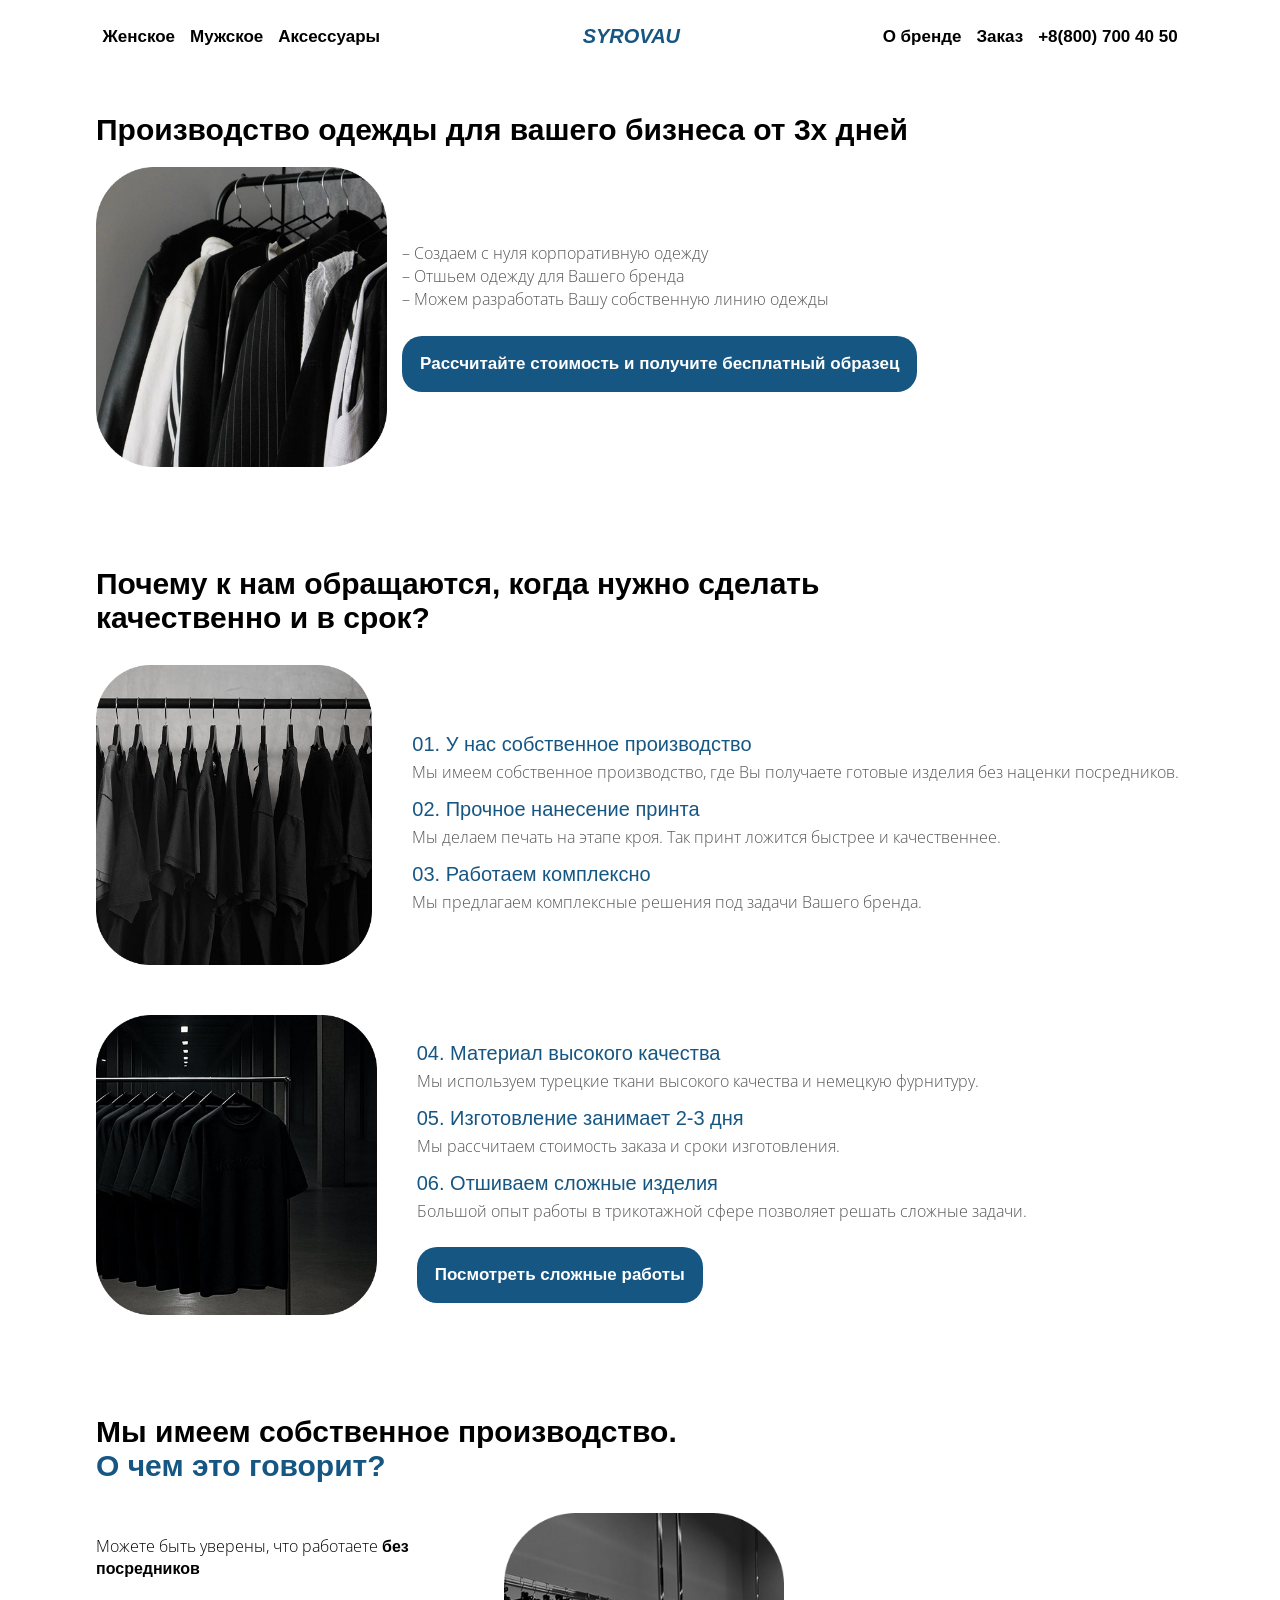
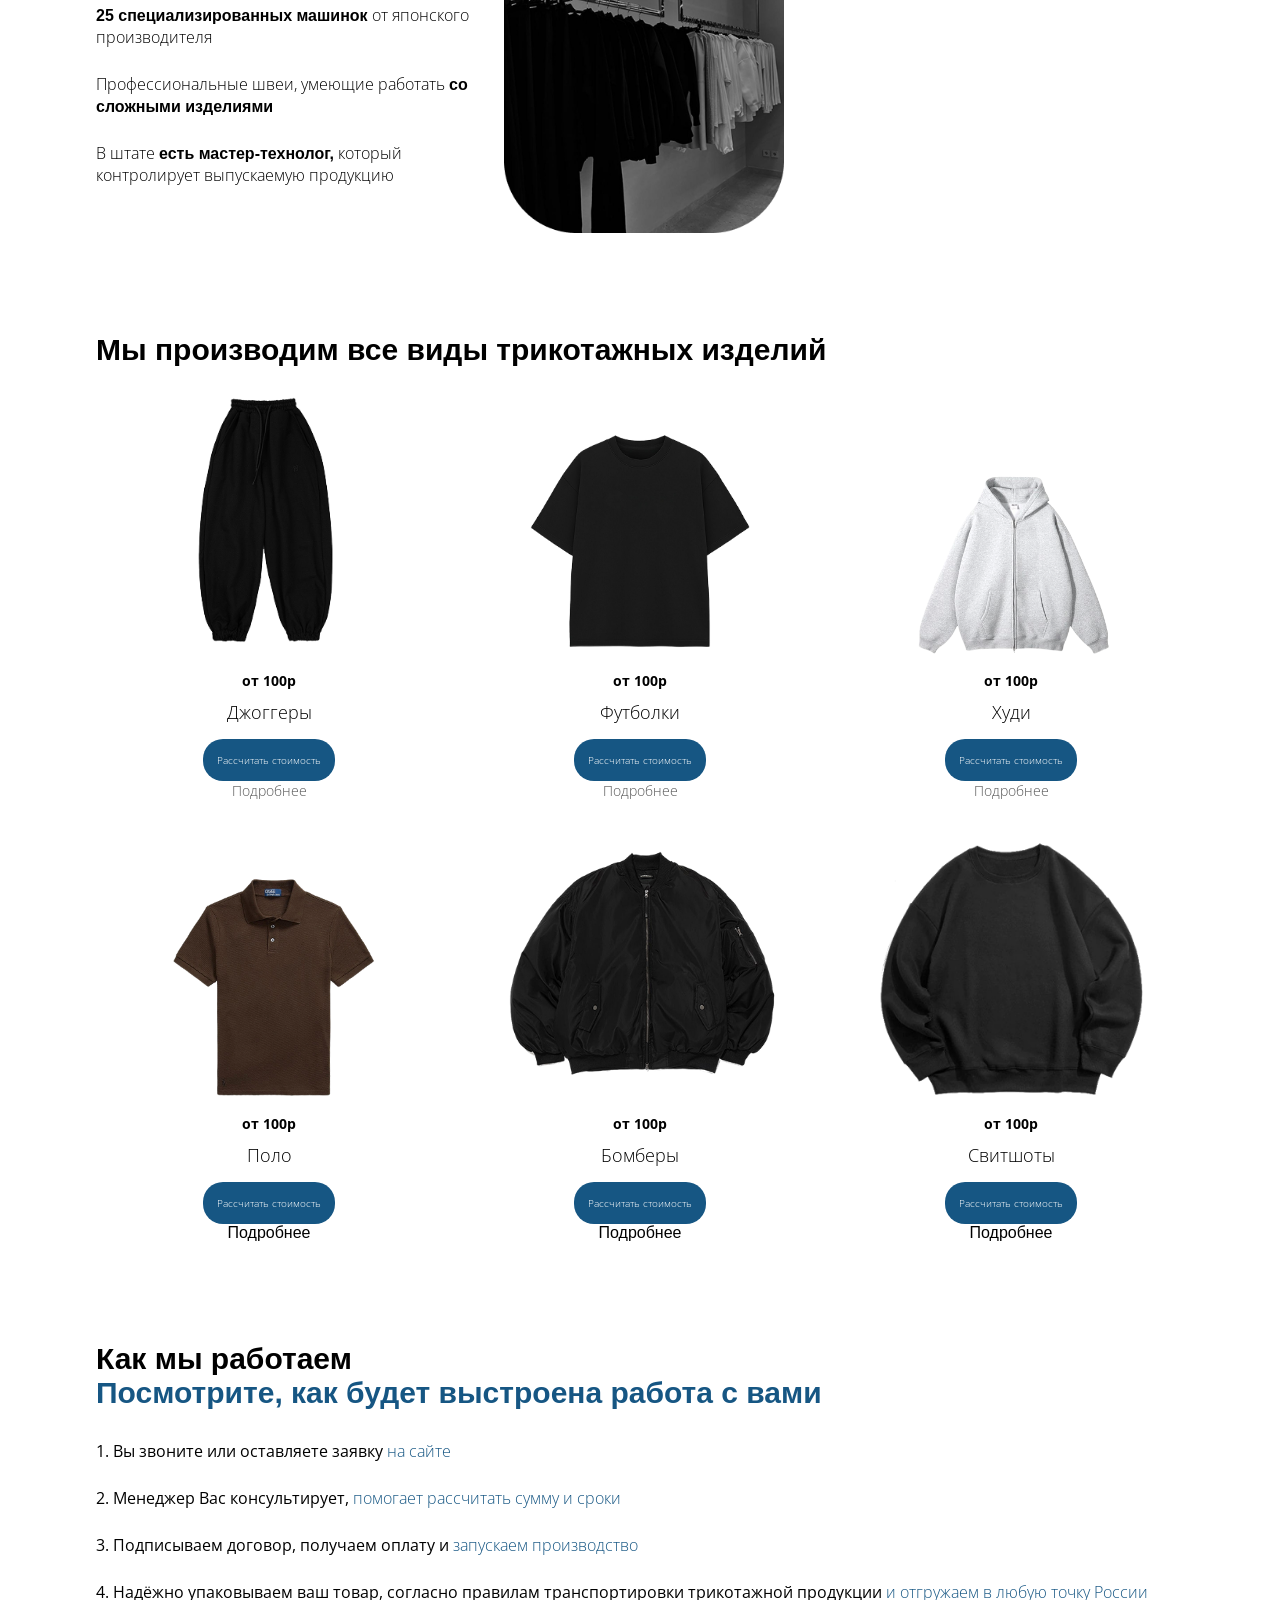
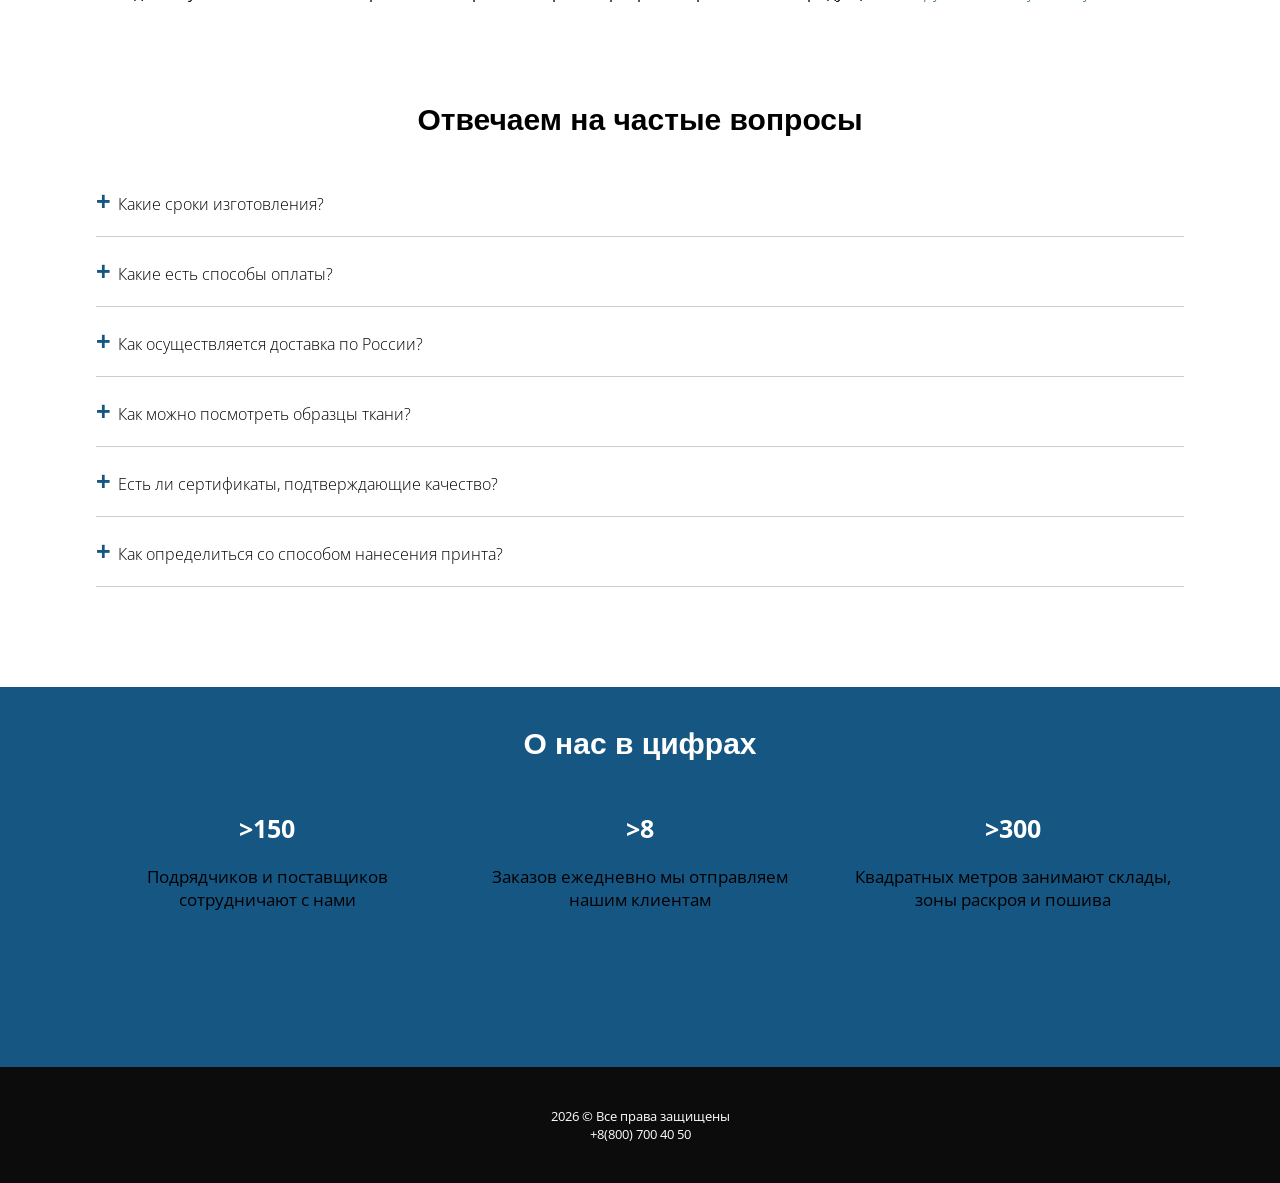
<file: index.html>
<!DOCTYPE html>
<html lang="ru">

<head>
    <meta charset="UTF-8">
    <meta name="viewport" content="width=device-width, initial-scale=1.0">
    <title>SYROVAU</title>
    <link rel="stylesheet" href="style.css">
    <link rel="preconnect" href="https://fonts.googleapis.com">
    <link href="https://fonts.googleapis.com/css2?family=Open+Sans:ital,wght@0,400;0,700;1,700&display=swap"
        rel="stylesheet">
</head>

<body>

    <header>
        <div class="menu">
            <a href="#women">Женское</a>
            <a href="#men">Мужское</a>
            <a href="#accessories">Аксессуары</a>
        </div>

        <h3 class="logo">SYROVAU</h3>

        <div class="contakt">
            <a href="#about">О бренде</a>
            <a href="#zakaz">Заказ</a>
            <p>+8(800) 700 40 50</p>
        </div>
    </header>

    <main>

    
        <section class="odin">
            <h1>Производство одежды для вашего бизнеса от 3х дней</h1>

            <div class="odinc">
                <img src="img/image 1.png" alt="">

                <div class="first-info">
                    <p>– Создаем с нуля корпоративную одежду</p>
                    <p>– Отшьем одежду для Вашего бренда</p>
                    <p>– Можем разработать Вашу собственную линию одежды</p>

                    <button>Рассчитайте стоимость и получите бесплатный образец</button>
                </div>
            </div>
        </section>


        <!--Преимущ-->
        <section class="preem" id="about">
            <h2>Почему к нам обращаются, когда нужно сделать <br> качественно и в срок?</h2>

            <div class="preemcon">
                <img src="img/image 2.png" alt="">

                <div class="aaaa">
                    <h3>01. У нас собственное производство</h3>
                    <p>Мы имеем собственное производство, где Вы получаете готовые изделия без наценки посредников.</p>

                    <h3>02. Прочное нанесение принта</h3>
                    <p>Мы делаем печать на этапе кроя. Так принт ложится быстрее и качественнее.</p>

                    <h3>03. Работаем комплексно</h3>
                    <p>Мы предлагаем комплексные решения под задачи Вашего бренда.</p>
                </div>
            </div>

            <div class="materi">
                <img src="img/image 3.png" alt="">

                <div class="materitex">
                    <h3>04. Материал высокого качества</h3>
                    <p>Мы используем турецкие ткани высокого качества и немецкую фурнитуру.</p>

                    <h3>05. Изготовление занимает 2-3 дня</h3>
                    <p>Мы рассчитаем стоимость заказа и сроки изготовления.</p>

                    <h3>06. Отшиваем сложные изделия</h3>

                    <p>Большой опыт работы в трикотажной сфере позволяет решать сложные задачи.</p>
                    <button>Посмотреть сложные работы</button>
                </div>
            </div>


        </section>


        <!--Произв-->
        <section class="produk">
            <h2>Мы имеем собственное производство.
                <br>
                <span>О чем это говорит?</span>
            </h2>
            <div class="produkcon">
                <img src="img/image 4.png" alt="">

                <div class="produktext">
                    <p>Можете быть уверены, что работаете <span>без посредников</span></p>
                    <p> <span> 25 специализированных машинок </span> от японского производителя</p>
                    <p>Профессиональные швеи, умеющие работать <span> со сложными изделиями </span></p>
                    <p>В штате <span> есть мастер-технолог, </span> который контролирует выпускаемую продукцию</p>
                </div>
            </div>
        </section>


        <!--Товары-->
        <section class="tovar">
            <h2>Мы производим все виды трикотажных изделий</h2>

            <div class="list" id="women">
                <div class="product">
                    <img src="img/5.png" alt="">
                    <p>от 100р</p>
                    <h3>Джоггеры</h3>
                    <button>Рассчитать стоимость</button>
                    <br>
                    <span>Подробнее</span>
                </div>

                <div class="produklist">
                    <img src="img/6.png" alt="">
                    <p>от 100р</p>
                    <h3>Футболки</h3>
                    <button>Рассчитать стоимость</button>
                    <br>
                    <span>Подробнее</span>
                </div>

                <div class="produkhud">
                    <img src="img/7.png" alt="">
                    <p>от 100р</p>
                    <h3>Худи</h3>
                    <button>Рассчитать стоимость</button>
                    <br>
                    <span>Подробнее</span>
                </div>
            </div>

            <div class="produkpol" id="men">
                <div class="product">
                    <img src="img/8.png" alt="">
                    <p>от 100р</p>
                    <h3>Поло</h3>
                    <button>Рассчитать стоимость</button>
                    <br>
                   <span>Подробнее</span>
                </div>

                <div class="produkbomb">
                    <img src="img/9.png" alt="">
                    <p>от 100р</p>
                    <h3>Бомберы</h3>
                    <button>Рассчитать стоимость</button>
                    <br>
                    <span>Подробнее</span>
                </div>

                <div class="produksvit" id="accessories">
                    <img src="img/10.png" alt="">
                    <p>от 100р</p>
                    <h3>Свитшоты</h3>
                    <button>Рассчитать стоимость</button>
                    <br>
                    <span>Подробнее</span>
                </div>
            </div>
        </section>


        <!--Этапы-->
        <section class="rab" id="zakaz">
            <h2>Как мы работаем <br>
                <span> Посмотрите, как будет выстроена работа с вами </span>
            </h2>
                <div class="rabtext">
                    <h3>1. Вы звоните или оставляете заявку <span>на сайте  </span></h3>
                    <h3>2. Менеджер Вас консультирует, <span> помогает рассчитать сумму и сроки </span></h3>
                    <h3>3. Подписываем договор, получаем оплату и <span> запускаем производство </span></h3>
                    <h3>4. Надёжно упаковываем ваш товар, согласно правилам транспортировки трикотажной продукции <span> и отгружаем в любую точку России  </span> </h3>
                </div>
        </section>


        <!--Вопросы-->
        <section class="vopros">
            <h2>Отвечаем на частые вопросы</h2>

            <div class="srok">
                <h3> <span> + </span> Какие сроки изготовления?</h3>
            </div>

            <div class="oplat">
                <h3> <span> + </span>  Какие есть способы оплаты?</h3>
            </div>

            <div class="dostav">
                <h3> <span> + </span>  Как осуществляется доставка по России?</h3>
            </div>

            <div class="tkan">
                <h3> <span> + </span>  Как можно посмотреть образцы ткани?</h3>
            </div>

            <div class="sertiv">
                <h3> <span> + </span>  Есть ли сертификаты, подтверждающие качество?</h3>
            </div>

            <div class="print">
                <h3> <span> + </span>  Как определиться со способом нанесения принта?</h3>
            </div>
        </section>


        <!--О нас-->
       <section class="cufri">
            <h2>О нас в цифрах</h2>

            <div class="kolvo">
                <div>
                    <h1>>150</h1>
                    <p>Подрядчиков и поставщиков сотрудничают с нами</p>
                </div>

                <div>
                    <h1>>8</h1>
                    <p>Заказов ежедневно мы отправляем нашим клиентам</p>
                </div>

                <div>
                    <h1>>300</h1>
                    <p>Квадратных метров занимают склады, зоны раскроя и пошива</p>
                </div>
            </div>
        </section>

    </main>
 

    <!--Подвал-->
    <footer>
        
        <p>2026 © Все права защищены
            <br>
            +8(800) 700 40 50
        </p>    
    </footer>

</body>

</html>
</file>
<file: style.css>
*
{
    margin: 0;
    padding: 0;
}




body {
    background-color: #ffffff;
    font-family: 'Play', sans-serif;
    color: #000000;
    display: flex;
    flex-direction: column;
    min-height: 100vh;
}

main {
    width: 85%;
    margin: 0 auto;
    flex-grow: 1;
}
main section:last-child {
    margin-bottom: 0;
}
section {
    margin-bottom: 100px;
}


/*Шапка*/
header {
    display: flex;
    justify-content: space-between;
    align-items: center;
    padding: 25px 8%;
}

.menu, .contakt {
    display: flex;
    align-items: center;
    gap: 15px;
}

header a, header p {
    color: #000000;
    text-decoration: none;
    font-size: 17px;
    font-weight: bold;
}

.logo {
    color: #165683;
    font-family: Arial, sans-serif;
    font-size: 20px;
    font-style: italic;
}

.odin {
    margin-top: 40px;
}

/*Шрифт Заг*/
h1 {
    
    font-family: 'Play', sans-serif;
    font-size: 30px;
    margin-bottom: 20px;
}

.odinc {
    display: flex;
    align-items: center;
    gap: 15px;
}

.odinc img { 
    height: 300px;
    object-fit: cover;

}

.first-info {
    flex: 1;
}

.first-info p {
    font-family: 'Open Sans', sans-serif;
    font-size: 16px;
    color: #555555;
    line-height: 23px;
    font-weight: lighter;
}


/*Кнопик*/
button {
    background-color: #165683;
    color: #ffffff;
    border: none;
    border-radius: 20px;
    padding: 18px;
    margin-top: 25px;
    font-family: 'Play', sans-serif;
    font-size: 17px;
    font-weight: bold;
    cursor: pointer;
}


/*Заг*/
h2 {
    /* ШРИФТ ЗАГОЛОВКОВ СЕКЦИЙ */
    font-family: 'Play', sans-serif;
    font-weight: bold;
    font-size: 30px;
    margin-bottom: 30px;
}


/*Преимщ*/
.preemcon, .materi {
    display: flex;
    align-items: center;
    gap: 40px;
    margin-bottom: 50px;
}

.preemcon img, .materi img {
    
    height: 300px;
    object-fit: cover;
    
}

.aaaa, .materitex {
    flex: 1;
}

.aaaa h3, .materitex h3 {
    font-size: 20px;
    margin-bottom: 5px;
    margin-top: 15px;
    color: #165683;
    font-family: 'Play', sans-serif;
    font-weight: 500;
}

.aaaa p, .materitex p {
    font-size: 16px;
    font-weight: lighter;
    color: #555555;
    font-family: 'Open Sans', sans-serif;
    
}



/*Произв*/
.produkcon {
    display: flex;
    align-items: center;
    
    flex-direction: row-reverse;
}
.produk h2{
    font-family: 'Play', sans-serif;
    font-weight: bold;
    font-size: 30px;
}
.produk span {
    font-family: 'Play', sans-serif;
    font-weight: bold;
    font-size: 30px;
    color: #165683;
}

.produkcon img {
    height: 320px;
    object-fit: cover;
    margin-right: 400px;
    
}

.produktext {
    flex: 1;
}

.produktext p {
    font-size: 16px;
    margin-bottom: 25px;
    font-family: 'Open Sans', sans-serif;
    font-weight: lighter;
}

.produktext span {
    font-size: 16px;
    margin-bottom: 25px;
    font-family: 'Play', sans-serif;
    font-weight: bold;
    color: #000000;

}


/*Товары*/
.list, .produkpol {
    display: flex;
    justify-content: space-between;
    gap: 25px;
    margin-bottom: 40px;
    scroll-margin-top: 30px;
}

.product, .produklist, .produkhud,
.produkpol .product, .produkbomb, .produksvit {
    width: 33%;
    text-align: center;
}

.list img, .produkpol img {
    
    height: 260px;
    object-fit: cover;
    
}

.list p, .produkpol p {
    font-size: 14px;
    margin-top: 10px;
    color: #000000;
    font-family: 'Open Sans', sans-serif;
    font-weight: bold;
}
.list{
    font-family: 'Open Sans', sans-serif;
    color: #555555;
    font-size: 14px;
    font-weight: lighter;
}
.list h3, .produkpol h3 {
    font-size: 18px;
    margin-top: 10px;
    color: #000000;
    font-family: 'Open Sans', sans-serif;
    font-weight: lighter;
}

.list button, .produkpol button {
    margin-top: 15px;
    padding: 14px;
    font-size: 10px;
    font-family: 'Open Sans', sans-serif;
    font-weight: lighter;
}


/*Как работаем*/

.rab span {
    font-family: 'Play', sans-serif;
    font-size: 30px;
    font-weight: bold;
    color: #165683;
}
.rab {
    font-family: 'Play', sans-serif;
    font-size: 30px;
    font-weight: bold;
    color: #000000; 
}


.rabtext {
    flex: 1;
}

.rabtext h3 {
    font-size: 16px;
    margin-bottom: 25px;
    font-family: 'Open Sans', sans-serif;
    font-weight: lighter;

}

.rabtext span {
    font-size: 16px;
    margin-bottom: 25px;
    font-family: 'Open Sans', sans-serif;
    font-weight: lighter;
    color: #165683;

}



/*Вопросы*/
.srok, .oplat, .dostav,
.tkan, .sertiv, .print {
    border-bottom: 1px solid #cccccc;
    padding: 20px 0;
}

.vopros h3 {
    font-size: 16px;
    font-weight: lighter;
    font-family: 'Open Sans', sans-serif;

}

.vopros span{
    font-size: 25px;
    font-weight: bold;
    font-family: 'Play', sans-serif;
    color: #165683;

}

.vopros h2 {
    text-align: center;
    font-family: 'Play', sans-serif;
    font-size: 30px;
    font-weight: bold;
}

/*О нас*/
.cufri {
    background-color: #165683;
    height: 300px;
    padding: 40px 0;
    width: 100vw;                  
    position: relative;            
    left: 50%;                     
    transform: translateX(-50%)
    

    
}
.kolvo {
    display: flex;
    justify-content: space-between;
    text-align: center;
    gap: 30px;
    width: 85%;                    
    margin: 0 auto;
}

.kolvo div {
    width: 33%;
}



.kolvo p {
    font-size: 17px;
    font-family: 'Open Sans', sans-serif;
    text-align: center;
    
}
.kolvo h1 {
    font-size: 25px;
    text-align: center;
    color: #ffffff;
    font-family: 'Open Sans', sans-serif;
    font-weight: bold;
    
}

.cufri h2 {
    font-size: 30px;
    text-align: center;
    color: #ffffff;
    margin-top: 20px;
    width: 85%;                   
    margin: 0 auto;
    margin-bottom: 50px;
    
}

/*Подвал*/
footer {

    background-color: #0c0c0c;
    color: #ffffff;
    padding: 40px 8%;

}

footer p {
    font-size: 13px;
    text-align: center;
    font-family: 'Open Sans', sans-serif;
}








/*Мобилка*/

@media (max-width: 450px) {

    * {
        box-sizing: border-box;
    }

    body {
        width: 100%;
        overflow-x: hidden;
    }

    main {
        width: 90%;
        margin: 0 auto;
    }

    section {
        margin-bottom: 45px;
    }

    /*Шапи*/

    header {
        display: none;
    }

    /*Заг*/

    h1 {
        font-size: 24px;
        margin-bottom: 15px;
    }

    h2 {
        font-size: 22px;
        margin-bottom: 20px;
    }

    /*Первый*/

    .odin {
        margin-top: 20px;
    }

    .odinc {
        display: flex;
        flex-direction: column;
        gap: 15px;
    }

    .odinc img {
        width: 100%;
        height: 200px;
        object-fit: cover;
        border-radius: 25px;
    }

    .first-info {
        width: 100%;
    }

    .first-info p {
        font-size: 12px;
        line-height: 18px;
    }

    /*Кнопи*/

    button {
        font-size: 11px;
        padding: 12px;
        margin-top: 15px;
    }

    /*Преим*/

    .preemcon, .materi {
        display: flex;
        flex-direction: column;
        gap: 15px;
        margin-bottom: 30px;
    }

    .preemcon img, .materi img {
        width: 100%;
        height: 200px;
        object-fit: cover;
        border-radius: 25px;
    }

    .aaaa, .materitex {
        width: 100%;
    }

    .aaaa h3, .materitex h3 {
        font-size: 13px;
        margin-top: 12px;
    }

    .aaaa p, .materitex p {
        font-size: 11px;
        line-height: 16px;
    }

    /*Произв*/

    .produkcon {
        display: flex;
        flex-direction: column;
        gap: 15px;
    }

    .produkcon img {
        width: 100%;
        height: 180px;
        object-fit: cover;
        margin-right: 0;
        border-radius: 25px;
    }

    .produk h2 {
        font-size: 22px;
    }

    .produk span {
        font-size: 22px;
    }

    .produktext {
        width: 100%;
    }

    .produktext p {
        font-size: 12px;
        margin-bottom: 12px;
    }

    .produktext span {
        font-size: 12px;
    }

    /*Товары*/

    .list, .produkpol {
        display: flex;
        flex-direction: column;
        align-items: center;
        gap: 30px;
        width: 100%;
        margin-bottom: 30px;
    }

    .product, .produklist, .produkhud,
    .produkpol .product, .produkbomb, .produksvit {
        width: 100%;
        text-align: center;
    }

    .list img, .produkpol img {
        width: 100%;
        height: 180px;
        object-fit: contain;
    }

    .list p, .produkpol p {
        font-size: 12px;
        margin-top: 5px;
    }

    .list h3, .produkpol h3 {
        font-size: 15px;
        margin-top: 8px;
    }

    .list button, .produkpol button {
        font-size: 10px;
        padding: 10px 15px;
        margin-top: 10px;
    }

    .list span, .produkpol span {
        font-size: 11px;
    }

    /*Работаем*/

    .rab {
        font-size: 22px;
    }

    .rab span {
        font-size: 18px;
    }

    .rabtext {
        width: 100%;
    }

    .rabtext h3 {
        font-size: 12px;
        margin-bottom: 15px;
    }

    .rabtext span {
        font-size: 12px;
    }

    /*вопросы*/

    .vopros h2 {
        font-size: 22px;
    }

    .vopros h3 {
        font-size: 12px;
    }

    .vopros span {
        font-size: 20px;
    }

    .srok, .oplat, .dostav,
    .tkan, .sertiv, .print {
        padding: 13px 0;
    }

    /*О нас*/

    .cufri {
        background-color: #165683;
        width: 100vw;
        height: auto;
        position: relative;
        left: auto;
        transform: none;
        margin-left: calc(50% - 50vw);
        padding: 25px 0;
    }

    .cufri h2 {
        width: 90%;
        font-size: 22px;
        margin: 0 auto 25px;
    }

    .kolvo {
        display: flex;
        flex-direction: column;
        align-items: center;
        gap: 20px;
        width: 90%;
        margin: 0 auto;
    }

    .kolvo div {
        width: 100%;
    }

    .kolvo h1 {
        font-size: 22px;
        margin-bottom: 5px;
    }

    .kolvo p {
        font-size: 12px;
        color: #ffffff;
    }

    /*Подвал*/

    footer {
        padding: 20px 10px;
    }

    footer p {
        font-size: 11px;
    }

}
</file>
